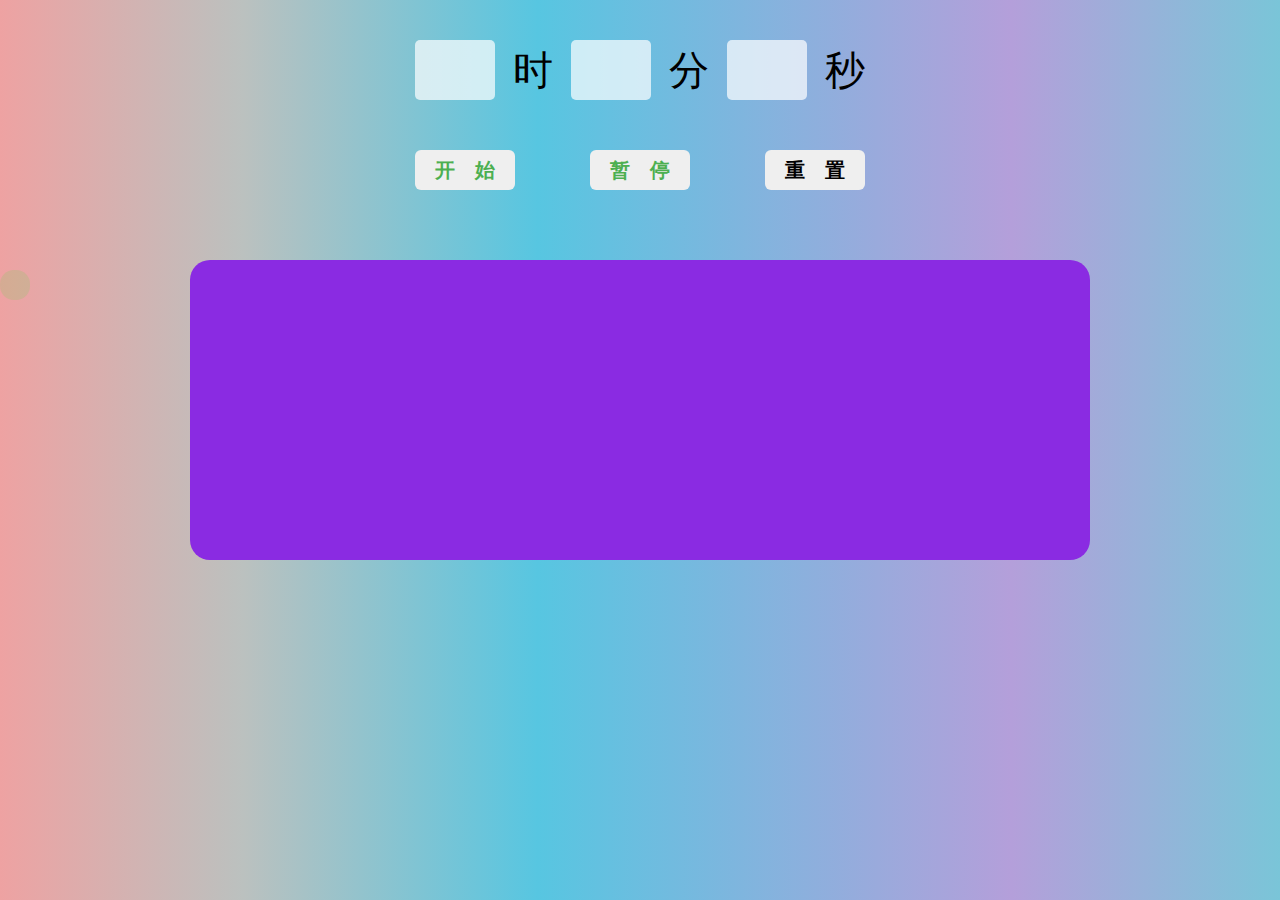
<file: clock.html>
<!doctype html>
<html >
<head>
    <meta charset="UTF-8">
    <title>计时器 - 安可达</title>
    <style>
        /*以下为CSS样式设置*/
        /*为了代码简洁使用通配符，实际开发不建议使用*/
        *{
            margin: 0;
            padding: 0;
        }
        body {
            background-image:linear-gradient(to right, #eea2a2 0%, #bbc1bf 19%, #57c6e1 42%, #b49fda 79%, #7ac5d8 100%);
        }
        .ofixed{
            position: fixed;
            width: 30px;
            height: 30px;
            background-color: #00ff0f;
            top: 30%;
            opacity: 0.1;
            border-radius: 14px;
            text-align: center;
            line-height: 30px;
            transition: 1s;
            font-size: 12px;

        }
        .ofixed div{
            display: none;
        }
        .ofixed:hover{
            opacity: 0.8;
            width: 180px;
        }
        .ofixed:hover div{
            display: block;
        }
        .content {
            width: 450px;
            height: 100px;
            margin: 40px auto 0;
            display: flex;
            justify-content: space-between;
        }
        .button_content {
            width: 450px;
            height: 100px;
            margin: 10px auto;
            display: flex;
            justify-content: space-between;
        }
        input{
            width: 80px;
            height: 60px;
            /*border:1px solid blue;*/
            border-radius: 5px;
            border:none;
            opacity: 0.7;
            font-size: 30px;
            color: deepskyblue;
            text-align: center;

        }
        button {
            width: 100px;
            height: 40px;
            font-size: 20px;
            font-weight: bold;
            color: #4caf50;
            border: none;
            border-radius: 6px;
            position: relative;
        }
        button div{
            position: absolute;
            top: 0;
            font: 0;
            width: 0px;
            height: 40px;
            background-color:#2b74e2;
            transition: 0.4s;
            opacity: 0.5;
        }
        button:hover div{
            width: 100px;
        }
        span {
            font-size: 40px;
            position: relative;
            top: 3px;
        }
        #d1 {
            width: 900px;
            height: 300px;
            background-color: blueviolet;
            border-radius: 20px;
            /*text-align: center;*/
            font-weight: bold;
            font-size: 80px;
            line-height: 300px;
            color:black;
            margin: 0 auto ;
            text-align: center;
        }
        #btn3 {
            color: black;
        }
    </style>
</head>

<body>
    <div class="ofixed">
        <div>这是一个隐藏的彩蛋</div>
    </div>
    <div class="content">

        <input type="text" id="newhours" maxlength="2">
        <span>时</span>
        <input type="text" id="newminutes" maxlength="2">
        <span>分</span>
        <input type="text" id="newseconds" maxlength="2">
        <span>秒</span>
    </div>
    <div class="button_content">
        <button id="btn1">开&emsp;始<div></div></button>
        <button id="btn2">暂&emsp;停<div></div></button>
        <button id="btn3">重&emsp;置<div></div></button>
    </div>

    <div id="d1">
    </div>
</body>
    <script>
        // 获取一次当前系统时间
        var current_time =new Date();
        function fn1(){
            // 首先获取input输入框的的内容
            var ohours = document.getElementById("newhours").value;
            var ominutes = document.getElementById("newminutes").value;
            var oseconds = document.getElementById("newseconds").value;
            // input输入的内容是字符串，把它们相加成时间总的秒数
            // 把小时转换成相应的毫秒数
            var ohours_milli = ohours*60*60*1000;
            // 把输入的分钟转换成相应的毫秒数
            var ominutes_millo = ominutes*60*1000;
            // 把输入的转换成相应的毫秒数
            var oseconds_milli = oseconds*1000
            // 累计相加得出用户输入的所有毫秒数
            var add_time = ohours_milli+ominutes_millo+oseconds_milli;
           // 通过计时器循环获得新的系统时间
           var reset_time = new Date();
           // current_time获取的系统时间加上用户输入的时间 减去当前系统时间，得到倒计时的效果
           var time = current_time.getTime() + add_time - reset_time.getTime();
            console.log(time)
           // 通过上面time获取的倒计时毫秒数，分别除以相对数字得到，分、秒以及毫秒
           var  hours =Math.floor(time/1000/60/60%24);
           var minute =Math.floor(time/1000/60%60);
           var seconds = Math.floor(time/1000%60 );
           var milliseconds = Math.floor( time % 60);
           // 获取页面DIv
           var odiv = document.getElementById("d1");
            // 小于10在前面加0
            if(milliseconds<10){
                milliseconds = "0" + milliseconds;
            }
            if(seconds<10){
                seconds = "0" + seconds;
            }
            if(minute<10){
                minute = "0" + minute;
            }
            if(hours<10){
                hours = "0" + hours;
            }
           // 将得到结果输入至页面
           odiv.innerHTML = (hours + "&nbsp;:&nbsp;" + minute +"&nbsp;:&nbsp;" +seconds + "&nbsp;:&nbsp;" +milliseconds);

           // 一些判断条件
           //  输入的小时不能大于24小时，24小时等于86400000毫秒
            if(time > 86400000){
                odiv.innerHTML = ("&hearts;最大小时数为24");
                odiv.style.color = "#ffeb3b";
                clearInterval(set_reset);
            }
           //  当倒计时为0的时候停止计时器
           if( time < 0){
               odiv.innerHTML = ("&hearts;倒计时结束&hearts;");
               odiv.style.color = "red";
               clearInterval(set_reset);
           }
           // 输入非数字提示
            if(isNaN(time)){
                odiv.innerHTML = ("&hearts;请输入正确的数字");
                odiv.style.color = "#ffeb3b";
                clearInterval(set_reset);
            }
            // 未输入时间提示
            if(ohours==""&& ominutes==""&&oseconds==""){
                odiv.innerHTML = ("&hearts;请输入时间,重置再试");
                obtn1.innerHTML = "未输时间";
                obtn2.innerHTML = "未输时间";
                obtn1.disabled =true;
                obtn2.disabled =true;
                odiv.style.color = "#ffeb3b";
                clearInterval(set_reset);
            }
        }
        // 获取按钮
        var obtn1 = document.getElementById("btn1");
        var obtn2 = document.getElementById("btn2");
        var obtn3 = document.getElementById("btn3");
        // 鼠标点击执行

        obtn1.onclick = function () {
            obtn1.innerHTML = "正在执行";
            obtn2.innerHTML = "点击暂停";
            set_reset = setInterval("fn1()",100     );
            console.log(setInterval);
            // 让input的变为只读
            document.getElementById("newhours").disabled="turn";
            document.getElementById("newminutes").disabled="turn";
            document.getElementById("newseconds").disabled="turn";
        }
        obtn2.onclick = function () {
            clearInterval(set_reset);
            obtn1.innerHTML = "点击继续";
            obtn2.innerHTML = "已&ensp;暂&ensp;停"

        }
        obtn3.onclick = function () {
            // 重新加载当前页面
            location.reload()
        }
    </script>
</html>
</file>
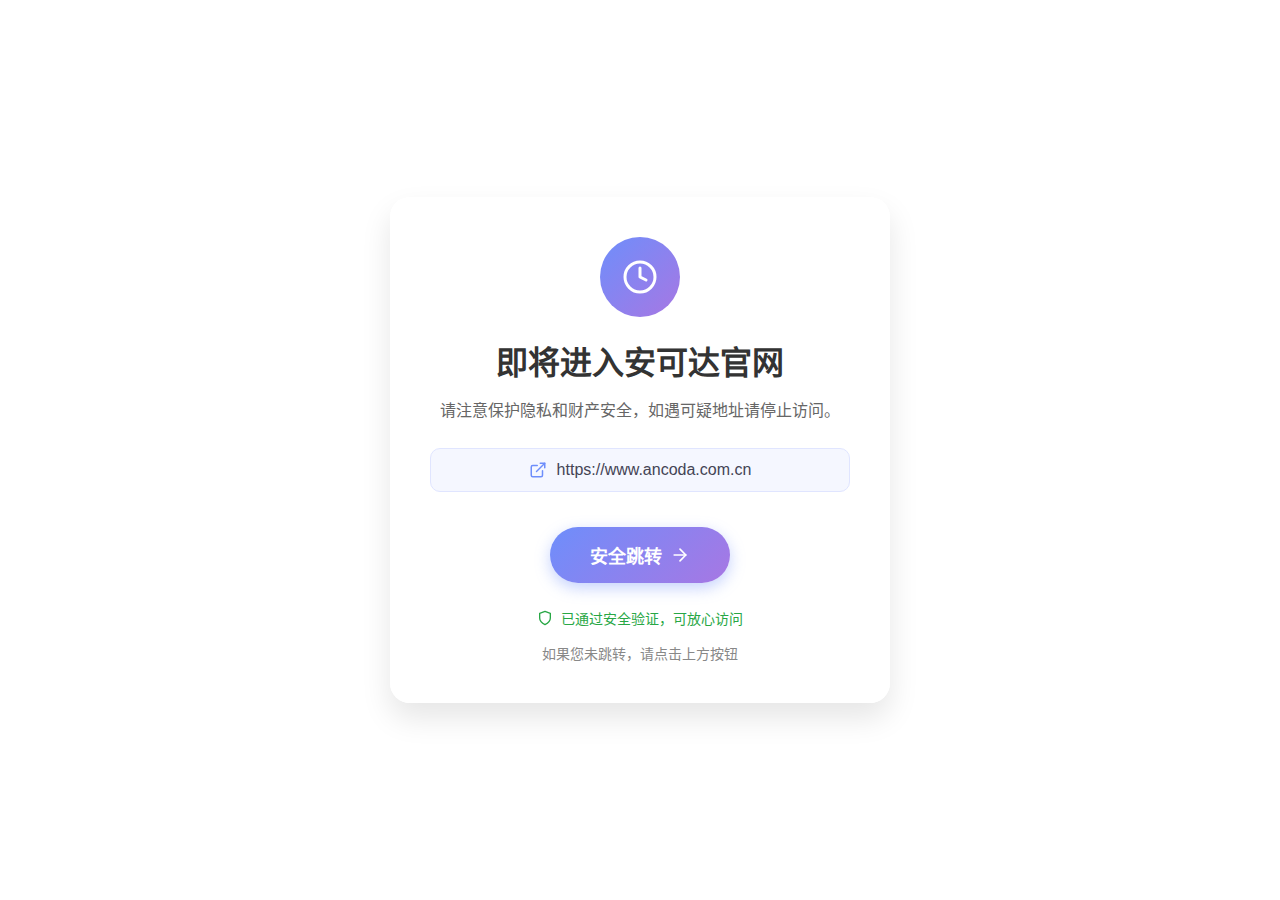
<file: index3.html>
<!DOCTYPE html>
<html lang="zh-CN">
<head>
    <meta charset="UTF-8">
    <meta name="viewport" content="width=device-width, initial-scale=1.0">
    <title>安全跳转页面 - Ancoda安可达</title>
    <link rel="icon" href="/favicon.ico">
    <script>
    	var _hmt = _hmt || [];
    	(function() {
    	  var hm = document.createElement("script");
    	  hm.src = "https://hm.baidu.com/hm.js?cf62cebbe5d09675229d658948e9cf67";
    	  var s = document.getElementsByTagName("script")[0]; 
    	  s.parentNode.insertBefore(hm, s);
    	})();
    </script>
    <style>
        * {
            margin: 0;
            padding: 0;
            box-sizing: border-box;
            font-family: 'Segoe UI', Tahoma, Geneva, Verdana, sans-serif;
        }

        body {
            background-image: url("https://www.ancoda.com.cn/image/logo.png");
            background-repeat: repeat;
            min-height: 100vh;
            display: flex;
            justify-content: center;
            align-items: center;
            padding: 20px;
            position: relative;
        }

        /* 添加一个半透明覆盖层以提高可读性 */
        body::before {
            content: '';
            position: absolute;
            top: 0;
            left: 0;
            right: 0;
            bottom: 0;
            background: rgba(255, 255, 255, 0.85);
            z-index: -1;
        }

        .container {
            background: rgba(255, 255, 255, 0.95);
            border-radius: 20px;
            box-shadow: 0 15px 30px rgba(0, 0, 0, 0.1);
            width: 100%;
            max-width: 500px;
            padding: 40px;
            text-align: center;
            transition: transform 0.3s ease;
        }

        .container:hover {
            transform: translateY(-5px);
        }

        .logo {
            width: 80px;
            height: 80px;
            background: linear-gradient(135deg, #6e8efb, #a777e3);
            border-radius: 50%;
            margin: 0 auto 20px;
            display: flex;
            align-items: center;
            justify-content: center;
            color: white;
            font-size: 32px;
        }

        h1 {
            color: #333;
            margin-bottom: 15px;
            font-weight: 600;
        }

        p {
            color: #666;
            line-height: 1.6;
            margin-bottom: 20px;
        }

        .url-display {
            background: #f5f7ff;
            border: 1px solid #e0e5ff;
            border-radius: 10px;
            padding: 12px 20px;
            margin: 25px 0;
            word-break: break-all;
            font-size: 16px;
            color: #445;
            display: flex;
            align-items: center;
            justify-content: center;
        }

        .url-display svg {
            margin-right: 10px;
            color: #6e8efb;
        }

        .jump-button {
            background: linear-gradient(135deg, #6e8efb, #a777e3);
            color: white;
            border: none;
            padding: 15px 40px;
            font-size: 18px;
            border-radius: 50px;
            cursor: pointer;
            transition: all 0.3s ease;
            font-weight: 600;
            box-shadow: 0 5px 15px rgba(110, 142, 251, 0.4);
            display: inline-flex;
            align-items: center;
            margin-top: 10px;
        }

        .jump-button:hover {
            transform: translateY(-3px);
            box-shadow: 0 8px 20px rgba(110, 142, 251, 0.6);
        }

        .jump-button:active {
            transform: translateY(0);
        }

        .jump-button svg {
            margin-left: 8px;
        }

        .security-note {
            display: flex;
            align-items: center;
            justify-content: center;
            margin-top: 25px;
            color: #28a745;
            font-size: 14px;
        }

        .security-note svg {
            margin-right: 8px;
        }

        .countdown {
            margin-top: 15px;
            color: #888;
            font-size: 14px;
        }
    </style>
</head>
<body>
<div class="container">
    <div class="logo">
        <svg xmlns="http://www.w3.org/2000/svg" width="36" height="36" viewBox="0 0 24 24" fill="none" stroke="currentColor" stroke-width="2" stroke-linecap="round" stroke-linejoin="round">
            <circle cx="12" cy="12" r="10"></circle>
            <polyline points="12 6 12 12 16 14"></polyline>
        </svg>
    </div>

    <h1>即将进入安可达官网</h1>

    <p>请注意保护隐私和财产安全，如遇可疑地址请停止访问。</p>

    <div class="url-display">
        <svg xmlns="http://www.w3.org/2000/svg" width="18" height="18" viewBox="0 0 24 24" fill="none" stroke="currentColor" stroke-width="2" stroke-linecap="round" stroke-linejoin="round">
            <path d="M18 13v6a2 2 0 0 1-2 2H5a2 2 0 0 1-2-2V8a2 2 0 0 1 2-2h6"></path>
            <polyline points="15 3 21 3 21 9"></polyline>
            <line x1="10" y1="14" x2="21" y2="3"></line>
        </svg>
        <span id="target-url">https://www.ancoda.com.cn</span>
    </div>

    <button class="jump-button" id="jump-btn">
        安全跳转
        <svg xmlns="http://www.w3.org/2000/svg" width="20" height="20" viewBox="0 0 24 24" fill="none" stroke="currentColor" stroke-width="2" stroke-linecap="round" stroke-linejoin="round">
            <line x1="5" y1="12" x2="19" y2="12"></line>
            <polyline points="12 5 19 12 12 19"></polyline>
        </svg>
    </button>

    <div class="security-note">
        <svg xmlns="http://www.w3.org/2000/svg" width="16" height="16" viewBox="0 0 24 24" fill="none" stroke="currentColor" stroke-width="2" stroke-linecap="round" stroke-linejoin="round">
            <path d="M12 22s8-4 8-10V5l-8-3-8 3v7c0 6 8 10 8 10z"></path>
        </svg>
        <span>已通过安全验证，可放心访问</span>
    </div>

    <div class="countdown" id="countdown">
        如果您未跳转，请点击上方按钮
    </div>
</div>

<script>
    document.addEventListener('DOMContentLoaded', function() {
        const jumpButton = document.getElementById('jump-btn');
        const targetUrl = document.getElementById('target-url');
        const countdownEl = document.getElementById('countdown');

        // 模拟从URL参数获取目标网址
        function getTargetUrl() {
            const params = new URLSearchParams(window.location.search);
            return params.get('url') || 'https://www.ancoda.com.cn';
        }

        // 设置目标网址
        const url = getTargetUrl();
        targetUrl.textContent = url;

        // 跳转函数
        function jumpToTarget() {
            window.location.href = url;
        }

        // 添加按钮点击事件
        jumpButton.addEventListener('click', jumpToTarget);

        // 可选：添加倒计时自动跳转
        let seconds = 60;
        const countdownInterval = setInterval(() => {
            seconds--;
            countdownEl.textContent = `如果您未跳转，页面将在 ${seconds} 秒后自动跳转`;

            if (seconds <= 0) {
                clearInterval(countdownInterval);
                jumpToTarget();
            }
        }, 1000);
    });
</script>
</body>
</html>
</file>
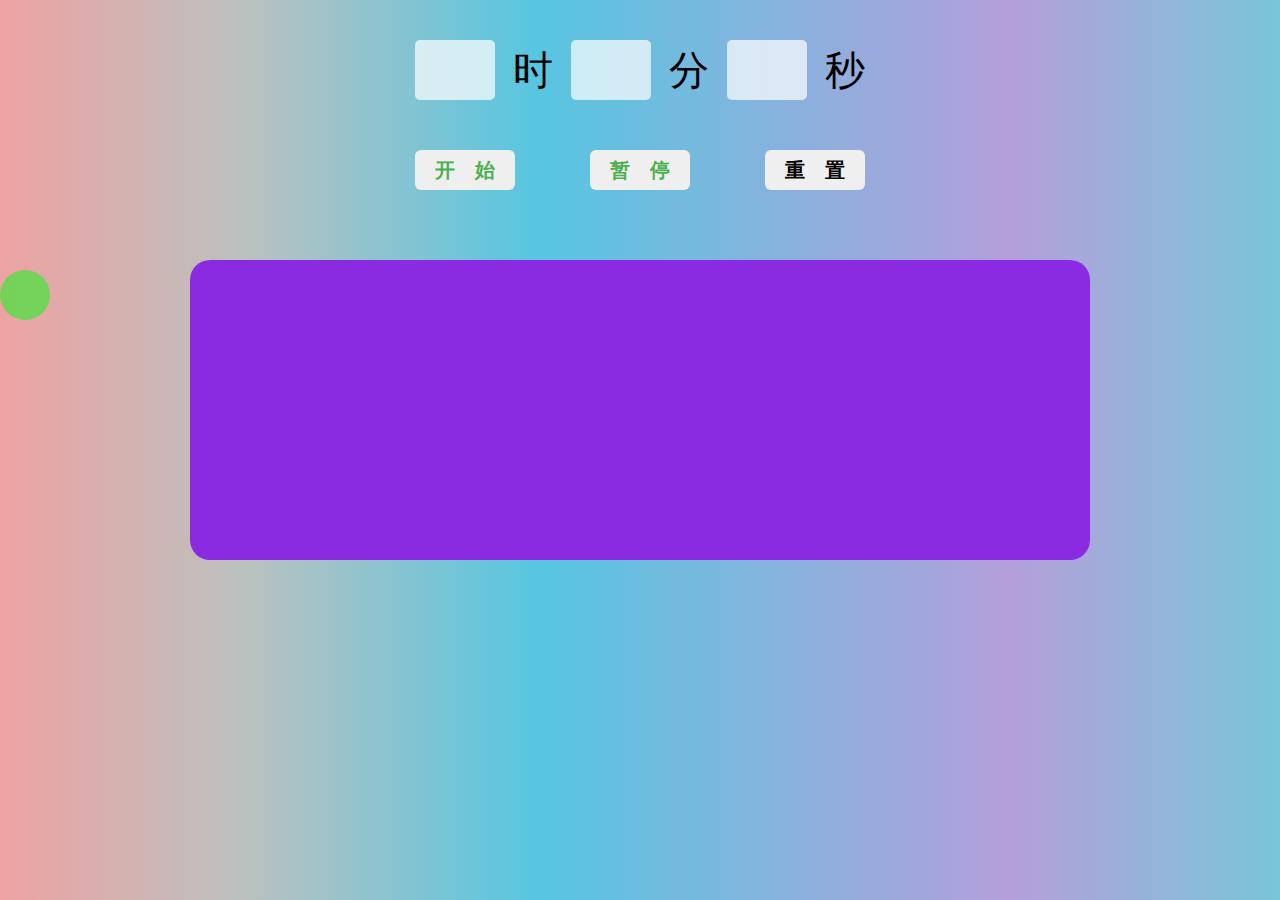
<file: demo/clock.html>
<!doctype html>
<html >
<head>
    <meta charset="UTF-8">
    <title>JS计时器Demo - 安可达</title>
    <meta name="keywords" content="js,js定时器">
    <meta name="Description" content="一个简单的js定时器demo"/>
    <script>
        var _hmt = _hmt || [];
        (function () {
            var hm = document.createElement("script");
            hm.src = "https://hm.baidu.com/hm.js?cf62cebbe5d09675229d658948e9cf67";
            var s = document.getElementsByTagName("script")[0];
            s.parentNode.insertBefore(hm, s);
        })();
    </script>
    <link rel="stylesheet" href="/assets/css/common.css">
    <style>
        /*以下为CSS样式设置*/
        /*为了代码简洁使用通配符，实际开发不建议使用*/
        *{
            margin: 0;
            padding: 0;
        }
        body {
            background-image:linear-gradient(to right, #eea2a2 0%, #bbc1bf 19%, #57c6e1 42%, #b49fda 79%, #7ac5d8 100%);
        }
        .ancodaindex{
            position: fixed;
            width: 50px;
            height: 50px;
            background-color: #00ff0f;
            top: 30%;
            opacity: 0.5;
            border-radius: 25px;
            text-align: center;
            line-height: 30px;
            transition: 1s;
            font-size: 12px;

        }
        .ancodaindex div{
            display: none;
        }
        .ancodaindex:hover{
            opacity: 0.8;
            width: 180px;
        }
        .ancodaindex:hover div{
            display: block;
        }
        .content {
            width: 450px;
            height: 100px;
            margin: 40px auto 0;
            display: flex;
            justify-content: space-between;
        }
        .button_content {
            width: 450px;
            height: 100px;
            margin: 10px auto;
            display: flex;
            justify-content: space-between;
        }
        input{
            width: 80px;
            height: 60px;
            /*border:1px solid blue;*/
            border-radius: 5px;
            border:none;
            opacity: 0.7;
            font-size: 30px;
            color: deepskyblue;
            text-align: center;

        }
        button {
            width: 100px;
            height: 40px;
            font-size: 20px;
            font-weight: bold;
            color: #4caf50;
            border: none;
            border-radius: 6px;
            position: relative;
        }
        button div{
            position: absolute;
            top: 0;
            font: 0;
            width: 0px;
            height: 40px;
            background-color:#2b74e2;
            transition: 0.4s;
            opacity: 0.5;
        }
        button:hover div{
            width: 100px;
        }
        span {
            font-size: 40px;
            position: relative;
            top: 3px;
        }
        #d1 {
            width: 900px;
            height: 300px;
            background-color: blueviolet;
            border-radius: 20px;
            /*text-align: center;*/
            font-weight: bold;
            font-size: 80px;
            line-height: 300px;
            color:black;
            margin: 0 auto ;
            text-align: center;
        }
        #btn3 {
            color: black;
        }
    </style>
</head>

<body>


    <div class="ancodaindex">
        <div style="margin-top: 5%; ">
            <a href="//www.ancoda.com" style="text-decoration: none;">安可达</a></div>
    </div>
    
    <div class="content">

        <input type="text" id="newhours" maxlength="2">
        <span>时</span>
        <input type="text" id="newminutes" maxlength="2">
        <span>分</span>
        <input type="text" id="newseconds" maxlength="2">
        <span>秒</span>
    </div>
    <div class="button_content">
        <button id="btn1">开&emsp;始<div></div></button>
        <button id="btn2">暂&emsp;停<div></div></button>
        <button id="btn3">重&emsp;置<div></div></button>
    </div>

    <div id="d1">
    </div>
</body>
    <script>
        // 获取一次当前系统时间
        var current_time =new Date();
        function fn1(){
            // 首先获取input输入框的的内容
            var ohours = document.getElementById("newhours").value;
            var ominutes = document.getElementById("newminutes").value;
            var oseconds = document.getElementById("newseconds").value;
            // input输入的内容是字符串，把它们相加成时间总的秒数
            // 把小时转换成相应的毫秒数
            var ohours_milli = ohours*60*60*1000;
            // 把输入的分钟转换成相应的毫秒数
            var ominutes_millo = ominutes*60*1000;
            // 把输入的转换成相应的毫秒数
            var oseconds_milli = oseconds*1000
            // 累计相加得出用户输入的所有毫秒数
            var add_time = ohours_milli+ominutes_millo+oseconds_milli;
           // 通过计时器循环获得新的系统时间
           var reset_time = new Date();
           // current_time获取的系统时间加上用户输入的时间 减去当前系统时间，得到倒计时的效果
           var time = current_time.getTime() + add_time - reset_time.getTime();
            console.log(time)
           // 通过上面time获取的倒计时毫秒数，分别除以相对数字得到，分、秒以及毫秒
           var  hours =Math.floor(time/1000/60/60%24);
           var minute =Math.floor(time/1000/60%60);
           var seconds = Math.floor(time/1000%60 );
           var milliseconds = Math.floor( time % 60);
           // 获取页面DIv
           var odiv = document.getElementById("d1");
            // 小于10在前面加0
            if(milliseconds<10){
                milliseconds = "0" + milliseconds;
            }
            if(seconds<10){
                seconds = "0" + seconds;
            }
            if(minute<10){
                minute = "0" + minute;
            }
            if(hours<10){
                hours = "0" + hours;
            }
           // 将得到结果输入至页面
           odiv.innerHTML = (hours + "&nbsp;:&nbsp;" + minute +"&nbsp;:&nbsp;" +seconds + "&nbsp;:&nbsp;" +milliseconds);

           // 一些判断条件
           //  输入的小时不能大于24小时，24小时等于86400000毫秒
            if(time > 86400000){
                odiv.innerHTML = ("&hearts;最大小时数为24");
                odiv.style.color = "#ffeb3b";
                clearInterval(set_reset);
            }
           //  当倒计时为0的时候停止计时器
           if( time < 0){
               odiv.innerHTML = ("&hearts;倒计时结束&hearts;");
               odiv.style.color = "red";
               clearInterval(set_reset);
           }
           // 输入非数字提示
            if(isNaN(time)){
                odiv.innerHTML = ("&hearts;请输入正确的数字");
                odiv.style.color = "#ffeb3b";
                clearInterval(set_reset);
            }
            // 未输入时间提示
            if(ohours==""&& ominutes==""&&oseconds==""){
                odiv.innerHTML = ("&hearts;请输入时间,重置再试");
                obtn1.innerHTML = "未输时间";
                obtn2.innerHTML = "未输时间";
                obtn1.disabled =true;
                obtn2.disabled =true;
                odiv.style.color = "#ffeb3b";
                clearInterval(set_reset);
            }
        }
        // 获取按钮
        var obtn1 = document.getElementById("btn1");
        var obtn2 = document.getElementById("btn2");
        var obtn3 = document.getElementById("btn3");
        // 鼠标点击执行

        obtn1.onclick = function () {
            obtn1.innerHTML = "正在执行";
            obtn2.innerHTML = "点击暂停";
            set_reset = setInterval("fn1()",100     );
            console.log(setInterval);
            // 让input的变为只读
            document.getElementById("newhours").disabled="turn";
            document.getElementById("newminutes").disabled="turn";
            document.getElementById("newseconds").disabled="turn";
        }
        obtn2.onclick = function () {
            clearInterval(set_reset);
            obtn1.innerHTML = "点击继续";
            obtn2.innerHTML = "已&ensp;暂&ensp;停"

        }
        obtn3.onclick = function () {
            // 重新加载当前页面
            location.reload()
        }
    </script>
</html>
</file>
<file: assets/css/common.css>
body{
    height: 100%;
    padding: 0;
    margin: 0;
}

div{
    box-sizing: border-box;
}

/*包含以下五种的链接*/
a {
    text-decoration: none;
}
/*正常的未被访问过的链接*/
a:link {
    text-decoration: none;
}
/*已经访问过的链接*/
a:visited {
    text-decoration: none;
}
/*鼠标划过(停留)的链接*/
a:hover {
    text-decoration: none;
}
/* 正在点击的链接，鼠标在元素上按下还没有松开*/
a:active {
    text-decoration: none;
}
/* 获得焦点的时候 鼠标松开时显示的颜色*/
a:focus {
    text-decoration: none;
}

.flex-between{
    display: flex;
    justify-content: space-between;
    align-items: center;
}
.flex-around{
    display: flex;
    justify-content: space-around;
    align-items: center;
}
.flex-start{
    display: flex;
    justify-content: flex-start;
    align-items: center;
}
.flex-end{
    display: flex;
    justify-content: flex-end;
    align-items: center;
}
.flex-center{
    display: flex!important;
    justify-content: center!important;
    align-items: center;
}
.flex-col{
    flex-direction: column;
}
/*  -- 内外边距 -- */

.margin-0 {
    margin: 0;
}

.margin-xs {
    margin: 10px;
}

.margin-sm {
    margin: 20px;
}

.margin {
    margin: 30px;
}

.margin-lg {
    margin: 40px;
}

.margin-xl {
    margin: 50px;
}

.margin-top-xs {
    margin-top: 10px;
}

.margin-top-sm {
    margin-top: 20px;
}

.margin-top {
    margin-top: 30px;
}

.margin-top-lg {
    margin-top: 40px;
}

.margin-top-xl {
    margin-top: 50px;
}

.margin-right-xs {
    margin-right: 10px;
}

.margin-right-sm {
    margin-right: 20px;
}

.margin-right {
    margin-right: 30px;
}

.margin-right-lg {
    margin-right: 40px;
}

.margin-right-xl {
    margin-right: 50px;
}

.margin-bottom-xs {
    margin-bottom: 10px;
}

.margin-bottom-sm {
    margin-bottom: 20px;
}

.margin-bottom {
    margin-bottom: 30px;
}

.margin-bottom-lg {
    margin-bottom: 40px;
}

.margin-bottom-xl {
    margin-bottom: 50px;
}

.margin-left-xs {
    margin-left: 10px;
}

.margin-left-sm {
    margin-left: 20px;
}

.margin-left {
    margin-left: 30px;
}

.margin-left-lg {
    margin-left: 40px;
}

.margin-left-xl {
    margin-left: 50px;
}

.margin-lr-xs {
    margin-left: 10px;
    margin-right: 10px;
}

.margin-lr-sm {
    margin-left: 20px;
    margin-right: 20px;
}

.margin-lr {
    margin-left: 30px;
    margin-right: 30px;
}

.margin-lr-lg {
    margin-left: 40px;
    margin-right: 40px;
}

.margin-lr-xl {
    margin-left: 50px;
    margin-right: 50px;
}

.margin-tb-xs {
    margin-top: 10px;
    margin-bottom: 10px;
}

.margin-tb-sm {
    margin-top: 20px;
    margin-bottom: 20px;
}

.margin-tb {
    margin-top: 30px;
    margin-bottom: 30px;
}

.margin-tb-lg {
    margin-top: 40px;
    margin-bottom: 40px;
}

.margin-tb-xl {
    margin-top: 50px;
    margin-bottom: 50px;
}

.ancoda-pc{
    position: absolute;
    top: 0;
    left: 0;
    width: 100%;
    height: 100%;
    overflow: scroll;
    overflow-x:hidden;
    display: flex;
    flex-direction: column;
    justify-content: space-between;
}

.header{
    position: absolute;
    top: 0;
    width: 100%;
    z-index: 100;
    padding: 10px 100px 25px 100px;
}

.header .logo a{
    font-size: 28px;
    font-weight: 500;
    color: #fff;
}

/*导航样式*/
.site-nav {
    border-bottom: 0px solid rgba(255, 255, 255, 0.2);
}

ul {
    display: flex;
    margin: 0;
    list-style-type: none;
}

ul a li::after {
    position: absolute;
    content: "";
    top: 100%;
    left: 0;
    width: 100%;
    height: 2px;
    background: white;
    transform: scaleX(0);
    transition: 0.4s cubic-bezier(0.165, 0.84, 0.44, 1);
}

ul a li:hover::after, ul a li.active::after {
    transform: scaleX(1);
}

ul a li {
    position: relative;
    padding: 30px 25px 10px 25px;
    cursor: pointer;
    display: flex;
    color: white;
    font-weight: 500;
    font-family: Lato, sans-serif;
    text-decoration: none;
    transition: 0.4s cubic-bezier(0.165, 0.84, 0.44, 1);
}

.translation-wrapper {
    color: #fff;
    position: relative;
    display: inline-block;
    text-decoration: none;
}

.translation-wrapper:hover .drop-up-wrapper {
    display: block;
}

.navigation-item {
    display: flex;
    flex-direction: row;
    justify-content: flex-start;
    align-items: center;
    position: relative;
    cursor: pointer;
    margin: 0;
}

.navigation-item .arrow {
    margin-left: 4px;
    transform: rotate(90deg);
    width: 6px;
    height: 6px;
}

.drop-up-wrapper {
    position: absolute;
    display: none;
    /*top: 15px;*/
    right: 38px;
    width: 100px;
    transform: translateX(30%);
}

.drop-up-content {
    margin-top: 0px;
    background-color: #ccc9c9;
    z-index: 1001;
    text-align: center;
    overflow: hidden;
    border-radius: 12px;
}

.drop-up-content span {
    margin-right: -1px;
    display: block;
    white-space: nowrap;
    color: black;
    font-weight: 300;
    text-decoration: none;
    font-size: 15px;
    line-height: 6px;
    padding: 16px 10px;
    cursor: pointer;
}


/*底部ICP备案号*/
.footer {
    position: relative;
    font-family: PingFang SC,Helvetica,Arial,sans-serif;
    padding-top: 30px;
    padding-bottom: 30px;
}
.light-theme {
    background-color: #fff;
}
.bottom {
    width: 100%;
    height: 70px;
}
.bottom .info {
    display: flex;
    flex-direction: column;
    justify-content: space-between;
    align-items: center;
    width: 100%;
    height: 70px;
    font-size: 12px;
    line-height: 35px;
    font-weight: 400;
}
.light-theme .bottom .info .line a,
.light-theme .bottom .info {
    color: #999;
}
.bottom .info .line {
    display: flex;
    flex-direction: row;
    justify-content: center;
    align-items: center;
    white-space: nowrap;
}
</file>
